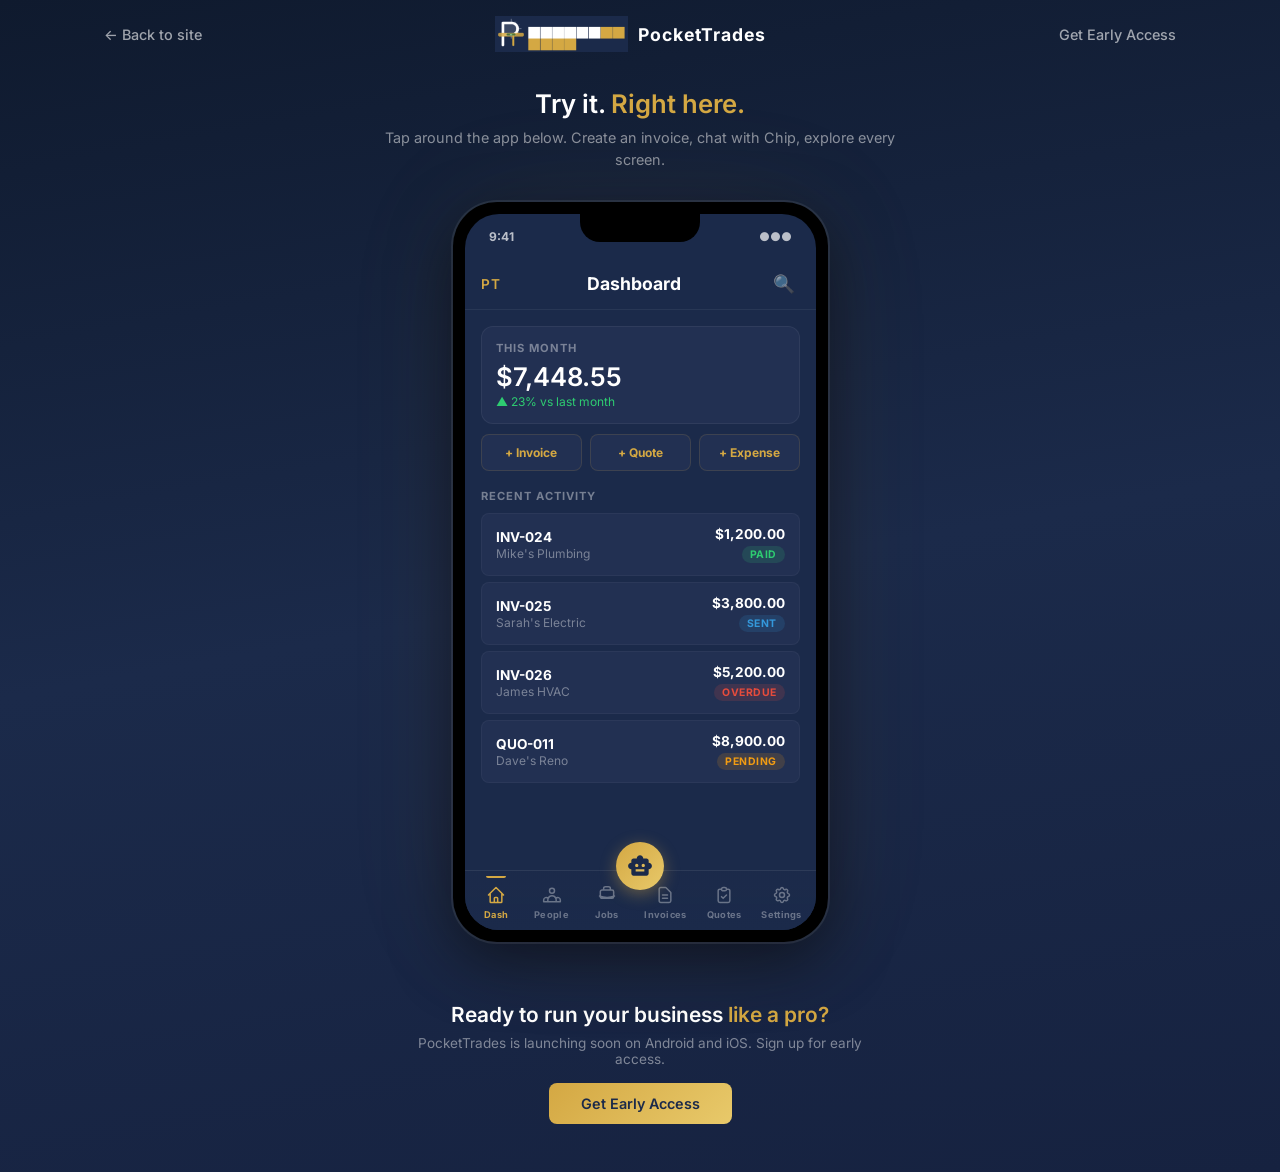
<file: demo.html>
<!DOCTYPE html>
<html lang="en">
<head>
  <meta charset="UTF-8">
  <meta name="viewport" content="width=device-width, initial-scale=1.0, maximum-scale=1.0, user-scalable=no">
  <title>PocketTrades — Interactive Demo</title>
  <meta name="description" content="Try PocketTrades right in your browser. Interactive demo of the invoicing app built for Canadian tradespeople.">
  <style>
    @font-face { font-family: 'Inter'; font-style: normal; font-weight: 400; font-display: swap; src: url('assets/fonts/inter-400.ttf') format('truetype'); }
    @font-face { font-family: 'Inter'; font-style: normal; font-weight: 500; font-display: swap; src: url('assets/fonts/inter-500.ttf') format('truetype'); }
    @font-face { font-family: 'Inter'; font-style: normal; font-weight: 600; font-display: swap; src: url('assets/fonts/inter-600.ttf') format('truetype'); }
    @font-face { font-family: 'Inter'; font-style: normal; font-weight: 700; font-display: swap; src: url('assets/fonts/inter-700.ttf') format('truetype'); }

    :root {
      --navy: #1B2A4A;
      --navy-light: #2A3D66;
      --navy-surface: #223052;
      --gold: #D4A843;
      --gold-light: #E8C96A;
      --white: #FFFFFF;
      --gray-50: #F8F9FA;
      --gray-100: #F1F3F5;
      --gray-200: #E9ECEF;
      --gray-400: #ADB5BD;
      --gray-600: #6C757D;
      --gray-800: #343A40;
      --green: #2ECC71;
      --blue: #3498DB;
      --orange: #F39C12;
      --red: #E74C3C;
      --radius: 12px;
      --radius-sm: 8px;
    }

    *, *::before, *::after { box-sizing: border-box; margin: 0; padding: 0; }
    html { scroll-behavior: smooth; }
    body {
      font-family: 'Inter', -apple-system, BlinkMacSystemFont, sans-serif;
      background: linear-gradient(170deg, #0f1a2e 0%, var(--navy) 50%, #162240 100%);
      min-height: 100vh;
      display: flex;
      flex-direction: column;
      align-items: center;
      color: var(--white);
      overflow-x: hidden;
    }

    /* === Top Bar === */
    .demo-topbar {
      width: 100%;
      padding: 16px 24px;
      display: flex;
      align-items: center;
      justify-content: space-between;
      max-width: 1120px;
    }
    .demo-topbar a {
      color: rgba(255,255,255,0.6);
      text-decoration: none;
      font-size: 0.9rem;
      font-weight: 500;
      transition: color 0.2s;
    }
    .demo-topbar a:hover { color: var(--white); }
    .demo-brand {
      display: flex;
      align-items: center;
      gap: 10px;
      font-size: 1.1rem;
      font-weight: 600;
      letter-spacing: 1px;
    }
    .demo-brand img { height: 36px; }

    /* === Hero Text === */
    .demo-hero {
      text-align: center;
      padding: 20px 24px 12px;
      max-width: 600px;
    }
    .demo-hero h1 {
      font-size: 1.6rem;
      font-weight: 700;
      margin-bottom: 8px;
    }
    .demo-hero p {
      color: rgba(255,255,255,0.5);
      font-size: 0.9rem;
      line-height: 1.5;
    }
    .gold { color: var(--gold); }

    /* === Phone Container === */
    .phone-container {
      position: relative;
      width: 375px;
      height: 740px;
      margin: 20px auto 40px;
      flex-shrink: 0;
    }
    .phone-shell {
      width: 100%;
      height: 100%;
      background: #000;
      border-radius: 44px;
      padding: 12px;
      box-shadow:
        0 0 0 2px rgba(255,255,255,0.08),
        0 20px 60px rgba(0,0,0,0.5),
        0 0 120px rgba(212,168,67,0.08);
      position: relative;
      overflow: hidden;
    }
    .phone-inner {
      width: 100%;
      height: 100%;
      background: var(--navy);
      border-radius: 34px;
      overflow: hidden;
      display: flex;
      flex-direction: column;
      position: relative;
    }

    /* Status bar */
    .status-bar {
      height: 44px;
      display: flex;
      align-items: center;
      justify-content: space-between;
      padding: 0 24px;
      font-size: 0.75rem;
      font-weight: 600;
      color: rgba(255,255,255,0.7);
      flex-shrink: 0;
    }
    .status-bar .notch {
      width: 120px;
      height: 28px;
      background: #000;
      border-radius: 0 0 20px 20px;
      position: absolute;
      top: 0;
      left: 50%;
      transform: translateX(-50%);
    }

    /* App bar */
    .app-bar {
      height: 52px;
      display: flex;
      align-items: center;
      justify-content: space-between;
      padding: 0 16px;
      flex-shrink: 0;
      border-bottom: 1px solid rgba(255,255,255,0.06);
    }
    .app-bar-title {
      font-size: 1.1rem;
      font-weight: 600;
    }
    .app-bar-logo {
      font-size: 0.85rem;
      font-weight: 700;
      color: var(--gold);
      letter-spacing: 1px;
    }
    .app-bar-actions {
      display: flex;
      gap: 12px;
      align-items: center;
    }
    .app-bar-icon {
      width: 32px;
      height: 32px;
      display: flex;
      align-items: center;
      justify-content: center;
      border-radius: 8px;
      cursor: pointer;
      color: rgba(255,255,255,0.6);
      font-size: 1.1rem;
      transition: background 0.15s;
    }
    .app-bar-icon:hover { background: rgba(255,255,255,0.08); }
    .app-bar-back {
      cursor: pointer;
      padding: 4px 8px;
      margin-left: -8px;
      border-radius: 6px;
      color: var(--gold);
      font-size: 1.2rem;
      transition: background 0.15s;
    }
    .app-bar-back:hover { background: rgba(255,255,255,0.06); }

    /* Screen area */
    .screen-area {
      flex: 1;
      overflow-y: auto;
      overflow-x: hidden;
      position: relative;
    }
    .screen-area::-webkit-scrollbar { width: 0; }

    .screen {
      display: none;
      padding: 16px;
      animation: fadeIn 0.2s ease;
    }
    .screen.active { display: block; }

    @keyframes fadeIn {
      from { opacity: 0; transform: translateX(8px); }
      to { opacity: 1; transform: translateX(0); }
    }
    @keyframes slideUp {
      from { opacity: 0; transform: translateY(20px); }
      to { opacity: 1; transform: translateY(0); }
    }

    /* Bottom nav */
    .bottom-nav {
      height: 60px;
      display: flex;
      align-items: center;
      justify-content: space-around;
      border-top: 1px solid rgba(255,255,255,0.08);
      flex-shrink: 0;
      background: linear-gradient(180deg, rgba(27,42,74,0.97) 0%, var(--navy) 100%);
      position: relative;
      padding: 0 4px;
    }
    .nav-tab {
      display: flex;
      flex-direction: column;
      align-items: center;
      gap: 3px;
      cursor: pointer;
      padding: 8px 6px 6px;
      border-radius: 10px;
      transition: all 0.2s;
      -webkit-tap-highlight-color: transparent;
      user-select: none;
      position: relative;
      min-width: 48px;
    }
    .nav-tab .tab-icon {
      width: 22px;
      height: 22px;
      display: flex;
      align-items: center;
      justify-content: center;
      transition: all 0.2s;
    }
    .nav-tab .tab-icon svg {
      width: 20px;
      height: 20px;
      stroke: rgba(255,255,255,0.35);
      fill: none;
      stroke-width: 1.8;
      stroke-linecap: round;
      stroke-linejoin: round;
      transition: stroke 0.2s, fill 0.2s;
    }
    .nav-tab .tab-label {
      font-size: 0.58rem;
      color: rgba(255,255,255,0.35);
      font-weight: 600;
      letter-spacing: 0.3px;
      transition: color 0.2s;
    }
    .nav-tab.active .tab-icon svg { stroke: var(--gold); }
    .nav-tab.active .tab-label { color: var(--gold); }
    .nav-tab.active::before {
      content: '';
      position: absolute;
      top: 0;
      left: 50%;
      transform: translateX(-50%);
      width: 20px;
      height: 2px;
      background: var(--gold);
      border-radius: 0 0 2px 2px;
    }
    .nav-tab:hover .tab-icon svg { stroke: rgba(255,255,255,0.7); }
    .nav-tab:hover .tab-label { color: rgba(255,255,255,0.7); }
    .nav-tab.active:hover .tab-icon svg { stroke: var(--gold); }
    .nav-tab.active:hover .tab-label { color: var(--gold); }

    /* Chip FAB */
    .chip-fab {
      position: absolute;
      left: 50%;
      transform: translateX(-50%);
      bottom: 40px;
      width: 48px;
      height: 48px;
      border-radius: 50%;
      background: linear-gradient(135deg, var(--gold), var(--gold-light));
      display: flex;
      align-items: center;
      justify-content: center;
      cursor: pointer;
      box-shadow: 0 4px 16px rgba(212,168,67,0.4);
      z-index: 20;
      transition: transform 0.2s, box-shadow 0.2s;
      font-size: 1.3rem;
    }
    .chip-fab:hover {
      transform: translateX(-50%) scale(1.08);
      box-shadow: 0 6px 24px rgba(212,168,67,0.5);
    }
    .chip-fab:active { transform: translateX(-50%) scale(0.95); }

    /* === Shared UI Components === */
    .card {
      background: var(--navy-surface);
      border-radius: var(--radius);
      padding: 14px;
      margin-bottom: 10px;
      border: 1px solid rgba(255,255,255,0.06);
    }
    .card-title {
      font-size: 0.7rem;
      color: rgba(255,255,255,0.4);
      text-transform: uppercase;
      letter-spacing: 1px;
      margin-bottom: 6px;
      font-weight: 600;
    }
    .card-value {
      font-size: 1.6rem;
      font-weight: 700;
      color: var(--white);
    }
    .card-sub {
      font-size: 0.75rem;
      color: var(--green);
      margin-top: 2px;
    }
    .tag {
      display: inline-block;
      padding: 2px 8px;
      border-radius: 10px;
      font-size: 0.65rem;
      font-weight: 600;
      text-transform: uppercase;
      letter-spacing: 0.5px;
    }
    .tag-paid { background: rgba(46,204,113,0.15); color: var(--green); }
    .tag-sent { background: rgba(52,152,219,0.15); color: var(--blue); }
    .tag-draft { background: rgba(255,255,255,0.08); color: rgba(255,255,255,0.5); }
    .tag-overdue { background: rgba(231,76,60,0.15); color: var(--red); }
    .tag-accepted { background: rgba(46,204,113,0.15); color: var(--green); }
    .tag-pending { background: rgba(243,156,18,0.15); color: var(--orange); }
    .tag-active { background: rgba(52,152,219,0.15); color: var(--blue); }
    .tag-completed { background: rgba(46,204,113,0.15); color: var(--green); }

    .list-item {
      display: flex;
      align-items: center;
      justify-content: space-between;
      padding: 12px 14px;
      background: var(--navy-surface);
      border-radius: var(--radius-sm);
      margin-bottom: 6px;
      border: 1px solid rgba(255,255,255,0.04);
      cursor: pointer;
      transition: background 0.15s, border-color 0.15s;
    }
    .list-item:hover {
      background: rgba(255,255,255,0.06);
      border-color: rgba(255,255,255,0.08);
    }
    .list-item-left { flex: 1; min-width: 0; }
    .list-item-title {
      font-size: 0.85rem;
      font-weight: 600;
      color: var(--white);
      white-space: nowrap;
      overflow: hidden;
      text-overflow: ellipsis;
    }
    .list-item-sub {
      font-size: 0.75rem;
      color: rgba(255,255,255,0.4);
      margin-top: 1px;
    }
    .list-item-right {
      text-align: right;
      flex-shrink: 0;
      margin-left: 12px;
    }
    .list-item-amount {
      font-size: 0.85rem;
      font-weight: 600;
      color: var(--white);
    }

    .search-bar {
      display: flex;
      align-items: center;
      background: var(--navy-surface);
      border-radius: var(--radius-sm);
      padding: 10px 12px;
      margin-bottom: 12px;
      border: 1px solid rgba(255,255,255,0.06);
      gap: 8px;
    }
    .search-bar-icon { color: rgba(255,255,255,0.3); font-size: 0.9rem; }
    .search-bar-text { color: rgba(255,255,255,0.25); font-size: 0.85rem; }

    .quick-actions {
      display: flex;
      gap: 8px;
      margin-bottom: 14px;
    }
    .quick-btn {
      flex: 1;
      padding: 10px 6px;
      background: var(--navy-surface);
      border-radius: var(--radius-sm);
      text-align: center;
      font-size: 0.75rem;
      font-weight: 600;
      color: var(--gold);
      cursor: pointer;
      border: 1px solid rgba(212,168,67,0.15);
      transition: all 0.15s;
    }
    .quick-btn:hover {
      background: rgba(212,168,67,0.1);
      border-color: rgba(212,168,67,0.3);
    }
    .quick-btn:active { transform: scale(0.97); }

    .filter-tabs {
      display: flex;
      gap: 6px;
      margin-bottom: 12px;
      overflow-x: auto;
    }
    .filter-tab {
      padding: 6px 12px;
      border-radius: 16px;
      font-size: 0.72rem;
      font-weight: 600;
      cursor: pointer;
      white-space: nowrap;
      color: rgba(255,255,255,0.45);
      background: rgba(255,255,255,0.04);
      border: 1px solid transparent;
      transition: all 0.15s;
    }
    .filter-tab.active {
      color: var(--gold);
      background: rgba(212,168,67,0.12);
      border-color: rgba(212,168,67,0.2);
    }
    .filter-tab:hover { color: rgba(255,255,255,0.7); }

    .section-header {
      font-size: 0.7rem;
      color: rgba(255,255,255,0.35);
      text-transform: uppercase;
      letter-spacing: 1px;
      font-weight: 600;
      padding: 12px 0 6px;
    }

    .settings-item {
      display: flex;
      align-items: center;
      justify-content: space-between;
      padding: 13px 14px;
      background: var(--navy-surface);
      border-radius: var(--radius-sm);
      margin-bottom: 4px;
      border: 1px solid rgba(255,255,255,0.04);
      cursor: pointer;
      transition: background 0.15s;
    }
    .settings-item:hover { background: rgba(255,255,255,0.06); }
    .settings-item-left {
      display: flex;
      align-items: center;
      gap: 10px;
    }
    .settings-icon {
      width: 30px;
      height: 30px;
      border-radius: 8px;
      display: flex;
      align-items: center;
      justify-content: center;
      font-size: 0.9rem;
      background: rgba(255,255,255,0.06);
    }
    .settings-label {
      font-size: 0.85rem;
      font-weight: 500;
      color: var(--white);
    }
    .settings-arrow {
      color: rgba(255,255,255,0.2);
      font-size: 0.8rem;
    }

    /* === Chip Chat Screen === */
    .chip-screen {
      display: none;
      position: absolute;
      inset: 0;
      background: var(--navy);
      z-index: 30;
      flex-direction: column;
      animation: slideUp 0.25s ease;
    }
    .chip-screen.active { display: flex; }

    .chip-header {
      height: 52px;
      display: flex;
      align-items: center;
      padding: 0 16px;
      gap: 10px;
      border-bottom: 1px solid rgba(255,255,255,0.06);
      flex-shrink: 0;
    }
    .chip-avatar {
      width: 32px;
      height: 32px;
      border-radius: 50%;
      background: linear-gradient(135deg, var(--gold), var(--gold-light));
      display: flex;
      align-items: center;
      justify-content: center;
      font-size: 0.85rem;
    }
    .chip-header-info { flex: 1; }
    .chip-header-name { font-size: 0.95rem; font-weight: 600; }
    .chip-header-status { font-size: 0.7rem; color: var(--green); }

    .chip-messages {
      flex: 1;
      overflow-y: auto;
      padding: 16px;
      display: flex;
      flex-direction: column;
      gap: 10px;
    }
    .chip-messages::-webkit-scrollbar { width: 0; }

    .chip-msg {
      max-width: 85%;
      padding: 10px 14px;
      border-radius: 16px;
      font-size: 0.82rem;
      line-height: 1.5;
      animation: fadeIn 0.3s ease;
    }
    .chip-msg.user {
      align-self: flex-end;
      background: rgba(212,168,67,0.2);
      color: var(--white);
      border-bottom-right-radius: 4px;
    }
    .chip-msg.bot {
      align-self: flex-start;
      background: var(--navy-surface);
      color: rgba(255,255,255,0.85);
      border-bottom-left-radius: 4px;
      border: 1px solid rgba(255,255,255,0.06);
    }
    .chip-msg .bot-name {
      font-size: 0.7rem;
      color: var(--gold);
      font-weight: 600;
      margin-bottom: 4px;
    }

    .chip-suggestions {
      display: flex;
      flex-wrap: wrap;
      gap: 6px;
      padding: 10px 16px;
      border-top: 1px solid rgba(255,255,255,0.06);
    }
    .chip-suggestion {
      padding: 6px 12px;
      border-radius: 16px;
      font-size: 0.72rem;
      font-weight: 500;
      color: var(--gold);
      background: rgba(212,168,67,0.1);
      border: 1px solid rgba(212,168,67,0.2);
      cursor: pointer;
      transition: all 0.15s;
    }
    .chip-suggestion:hover {
      background: rgba(212,168,67,0.2);
    }

    .chip-input-area {
      display: flex;
      align-items: center;
      padding: 10px 12px;
      gap: 8px;
      border-top: 1px solid rgba(255,255,255,0.06);
      flex-shrink: 0;
    }
    .chip-input {
      flex: 1;
      background: var(--navy-surface);
      border: 1px solid rgba(255,255,255,0.08);
      border-radius: 20px;
      padding: 9px 14px;
      color: var(--white);
      font-size: 0.82rem;
      font-family: inherit;
      outline: none;
      transition: border-color 0.2s;
    }
    .chip-input::placeholder { color: rgba(255,255,255,0.25); }
    .chip-input:focus { border-color: rgba(212,168,67,0.4); }
    .chip-send {
      width: 36px;
      height: 36px;
      border-radius: 50%;
      background: var(--gold);
      display: flex;
      align-items: center;
      justify-content: center;
      cursor: pointer;
      color: var(--navy);
      font-size: 1rem;
      font-weight: 700;
      transition: transform 0.15s;
      border: none;
    }
    .chip-send:hover { transform: scale(1.08); }

    /* === Invoice Creation Overlay === */
    .overlay {
      display: none;
      position: absolute;
      inset: 0;
      background: var(--navy);
      z-index: 25;
      flex-direction: column;
      animation: slideUp 0.25s ease;
    }
    .overlay.active { display: flex; }

    .overlay-header {
      height: 52px;
      display: flex;
      align-items: center;
      padding: 0 16px;
      gap: 10px;
      border-bottom: 1px solid rgba(255,255,255,0.06);
      flex-shrink: 0;
    }
    .overlay-body {
      flex: 1;
      overflow-y: auto;
      padding: 16px;
    }
    .overlay-body::-webkit-scrollbar { width: 0; }

    .form-label {
      font-size: 0.72rem;
      color: rgba(255,255,255,0.4);
      text-transform: uppercase;
      letter-spacing: 0.5px;
      font-weight: 600;
      margin-bottom: 6px;
      margin-top: 14px;
    }
    .form-label:first-child { margin-top: 0; }

    .form-select, .form-input {
      width: 100%;
      background: var(--navy-surface);
      border: 1px solid rgba(255,255,255,0.08);
      border-radius: var(--radius-sm);
      padding: 11px 14px;
      color: var(--white);
      font-size: 0.85rem;
      font-family: inherit;
      outline: none;
      transition: border-color 0.2s;
      -webkit-appearance: none;
    }
    .form-select:focus, .form-input:focus { border-color: rgba(212,168,67,0.4); }
    .form-select { cursor: pointer; }

    .line-item-row {
      display: flex;
      align-items: center;
      padding: 10px 12px;
      background: var(--navy-surface);
      border-radius: var(--radius-sm);
      margin-bottom: 6px;
      border: 1px solid rgba(255,255,255,0.04);
      gap: 8px;
    }
    .line-item-name { flex: 1; font-size: 0.82rem; color: var(--white); }
    .line-item-price { font-size: 0.82rem; font-weight: 600; color: var(--white); }
    .line-item-tag {
      font-size: 0.6rem;
      padding: 1px 6px;
      border-radius: 6px;
      font-weight: 600;
    }
    .line-item-tag.labour { background: rgba(52,152,219,0.15); color: var(--blue); }
    .line-item-tag.material { background: rgba(243,156,18,0.15); color: var(--orange); }
    .line-item-remove {
      color: rgba(255,255,255,0.25);
      cursor: pointer;
      font-size: 1rem;
      padding: 2px 4px;
      transition: color 0.15s;
    }
    .line-item-remove:hover { color: var(--red); }

    .add-item-btn {
      display: flex;
      align-items: center;
      justify-content: center;
      gap: 6px;
      padding: 10px;
      border: 1px dashed rgba(212,168,67,0.3);
      border-radius: var(--radius-sm);
      color: var(--gold);
      font-size: 0.8rem;
      font-weight: 600;
      cursor: pointer;
      margin-bottom: 14px;
      transition: all 0.15s;
    }
    .add-item-btn:hover { background: rgba(212,168,67,0.06); border-color: rgba(212,168,67,0.5); }

    .totals-card {
      background: var(--navy-surface);
      border-radius: var(--radius);
      padding: 14px;
      border: 1px solid rgba(255,255,255,0.06);
    }
    .totals-row {
      display: flex;
      justify-content: space-between;
      padding: 5px 0;
      font-size: 0.82rem;
      color: rgba(255,255,255,0.5);
    }
    .totals-row.total {
      border-top: 1px solid rgba(255,255,255,0.1);
      padding-top: 8px;
      margin-top: 4px;
      font-weight: 700;
      font-size: 0.95rem;
      color: var(--white);
    }

    .primary-btn {
      width: 100%;
      padding: 13px;
      background: linear-gradient(135deg, var(--gold), var(--gold-light));
      border: none;
      border-radius: var(--radius-sm);
      color: var(--navy);
      font-size: 0.9rem;
      font-weight: 700;
      cursor: pointer;
      margin-top: 16px;
      transition: transform 0.15s, box-shadow 0.15s;
      font-family: inherit;
    }
    .primary-btn:hover { transform: translateY(-1px); box-shadow: 0 4px 16px rgba(212,168,67,0.3); }
    .primary-btn:active { transform: translateY(0); }

    .secondary-btn {
      width: 100%;
      padding: 11px;
      background: transparent;
      border: 1px solid rgba(255,255,255,0.12);
      border-radius: var(--radius-sm);
      color: rgba(255,255,255,0.7);
      font-size: 0.82rem;
      font-weight: 600;
      cursor: pointer;
      margin-top: 8px;
      transition: all 0.15s;
      font-family: inherit;
    }
    .secondary-btn:hover { background: rgba(255,255,255,0.04); border-color: rgba(255,255,255,0.2); }

    /* Success animation */
    .success-overlay {
      display: none;
      position: absolute;
      inset: 0;
      background: var(--navy);
      z-index: 35;
      flex-direction: column;
      align-items: center;
      justify-content: center;
      gap: 16px;
      animation: fadeIn 0.3s ease;
    }
    .success-overlay.active { display: flex; }
    .success-check {
      width: 72px;
      height: 72px;
      border-radius: 50%;
      background: rgba(46,204,113,0.15);
      display: flex;
      align-items: center;
      justify-content: center;
      font-size: 2rem;
      animation: popIn 0.4s ease;
    }
    @keyframes popIn {
      0% { transform: scale(0); }
      60% { transform: scale(1.15); }
      100% { transform: scale(1); }
    }
    .success-text {
      font-size: 1.1rem;
      font-weight: 700;
    }
    .success-sub {
      font-size: 0.82rem;
      color: rgba(255,255,255,0.5);
      text-align: center;
      padding: 0 32px;
    }

    /* Customer detail overlay */
    .detail-list-item {
      padding: 10px 0;
      border-bottom: 1px solid rgba(255,255,255,0.04);
    }
    .detail-label {
      font-size: 0.7rem;
      color: rgba(255,255,255,0.35);
      margin-bottom: 2px;
    }
    .detail-value {
      font-size: 0.85rem;
      color: var(--white);
    }

    /* Typing indicator */
    .typing-indicator {
      display: flex;
      gap: 4px;
      padding: 8px 12px;
      align-self: flex-start;
    }
    .typing-dot {
      width: 7px;
      height: 7px;
      border-radius: 50%;
      background: rgba(255,255,255,0.25);
      animation: typingBounce 1.2s ease-in-out infinite;
    }
    .typing-dot:nth-child(2) { animation-delay: 0.15s; }
    .typing-dot:nth-child(3) { animation-delay: 0.3s; }
    @keyframes typingBounce {
      0%, 60%, 100% { transform: translateY(0); opacity: 0.3; }
      30% { transform: translateY(-6px); opacity: 1; }
    }

    /* === Bottom CTA === */
    .demo-cta {
      text-align: center;
      padding: 20px 24px 48px;
      max-width: 500px;
    }
    .demo-cta h2 {
      font-size: 1.3rem;
      font-weight: 700;
      margin-bottom: 8px;
    }
    .demo-cta p {
      color: rgba(255,255,255,0.45);
      font-size: 0.85rem;
      margin-bottom: 16px;
    }
    .cta-btn {
      display: inline-block;
      padding: 12px 32px;
      background: linear-gradient(135deg, var(--gold), var(--gold-light));
      color: var(--navy);
      font-weight: 700;
      font-size: 0.9rem;
      border-radius: 8px;
      text-decoration: none;
      transition: transform 0.15s, box-shadow 0.15s;
    }
    .cta-btn:hover { transform: translateY(-2px); box-shadow: 0 4px 20px rgba(212,168,67,0.35); }

    /* === Tooltip === */
    .demo-tooltip {
      position: absolute;
      top: 96px;
      left: 50%;
      transform: translateX(-50%);
      background: rgba(212,168,67,0.15);
      border: 1px solid rgba(212,168,67,0.25);
      color: var(--gold);
      padding: 6px 14px;
      border-radius: 16px;
      font-size: 0.7rem;
      font-weight: 600;
      z-index: 10;
      pointer-events: none;
      animation: tooltipFade 3s ease forwards;
      white-space: nowrap;
    }
    @keyframes tooltipFade {
      0%, 70% { opacity: 1; }
      100% { opacity: 0; }
    }

    /* === Responsive === */
    @media (max-width: 420px) {
      .phone-container {
        width: 100vw;
        height: 100vh;
        margin: 0;
      }
      .phone-shell {
        border-radius: 0;
        padding: 0;
        box-shadow: none;
      }
      .phone-inner { border-radius: 0; }
      .demo-topbar, .demo-hero, .demo-cta { display: none; }
      body { background: var(--navy); }
    }

    /* === Catalog picker modal === */
    .catalog-modal {
      display: none;
      position: absolute;
      inset: 0;
      background: rgba(0,0,0,0.5);
      z-index: 28;
      align-items: flex-end;
      justify-content: center;
    }
    .catalog-modal.active { display: flex; }
    .catalog-sheet {
      width: 100%;
      max-height: 70%;
      background: var(--navy);
      border-radius: 20px 20px 0 0;
      padding: 16px;
      overflow-y: auto;
      animation: slideUp 0.25s ease;
    }
    .catalog-sheet::-webkit-scrollbar { width: 0; }
    .catalog-sheet-handle {
      width: 36px;
      height: 4px;
      background: rgba(255,255,255,0.15);
      border-radius: 2px;
      margin: 0 auto 12px;
    }
    .catalog-item {
      display: flex;
      align-items: center;
      justify-content: space-between;
      padding: 10px 12px;
      border-radius: var(--radius-sm);
      cursor: pointer;
      transition: background 0.15s;
    }
    .catalog-item:hover { background: rgba(255,255,255,0.06); }
    .catalog-item-name { font-size: 0.82rem; color: var(--white); }
    .catalog-item-meta {
      font-size: 0.72rem;
      color: rgba(255,255,255,0.4);
    }
    .catalog-item-price {
      font-size: 0.82rem;
      font-weight: 600;
      color: var(--gold);
    }
  </style>
</head>
<body>

  <!-- Top Bar -->
  <div class="demo-topbar">
    <a href="index.html">&larr; Back to site</a>
    <div class="demo-brand">
      <img src="assets/logo.png" alt="PT">
      PocketTrades
    </div>
    <a href="index.html#interest">Get Early Access</a>
  </div>

  <!-- Hero -->
  <div class="demo-hero">
    <h1>Try it. <span class="gold">Right here.</span></h1>
    <p>Tap around the app below. Create an invoice, chat with Chip, explore every screen.</p>
  </div>

  <!-- Phone -->
  <div class="phone-container">
    <div class="phone-shell">
      <div class="phone-inner">

        <!-- Status Bar -->
        <div class="status-bar">
          <span>9:41</span>
          <div class="notch"></div>
          <span>&#9679;&#9679;&#9679;</span>
        </div>

        <!-- App Bar (dynamic) -->
        <div class="app-bar" id="appBar">
          <span class="app-bar-logo">PT</span>
          <span class="app-bar-title" id="appBarTitle">Dashboard</span>
          <div class="app-bar-actions">
            <div class="app-bar-icon" title="Search">&#128269;</div>
          </div>
        </div>

        <!-- Screen Area -->
        <div class="screen-area" id="screenArea">

          <!-- Tooltip -->
          <div class="demo-tooltip" id="tooltip">Tap the tabs below to explore</div>

          <!-- DASHBOARD -->
          <div class="screen active" id="screen-dashboard">
            <div class="card">
              <div class="card-title">This Month</div>
              <div class="card-value" id="revenueCounter">$0.00</div>
              <div class="card-sub">&#9650; 23% vs last month</div>
            </div>
            <div class="quick-actions">
              <div class="quick-btn" onclick="openInvoiceFlow()">+ Invoice</div>
              <div class="quick-btn" onclick="switchTab('quotes')">+ Quote</div>
              <div class="quick-btn" onclick="switchTab('settings')">+ Expense</div>
            </div>
            <div class="card-title" style="padding: 4px 0;">Recent Activity</div>
            <div class="list-item">
              <div class="list-item-left">
                <div class="list-item-title">INV-024</div>
                <div class="list-item-sub">Mike's Plumbing</div>
              </div>
              <div class="list-item-right">
                <div class="list-item-amount">$1,200.00</div>
                <span class="tag tag-paid">Paid</span>
              </div>
            </div>
            <div class="list-item">
              <div class="list-item-left">
                <div class="list-item-title">INV-025</div>
                <div class="list-item-sub">Sarah's Electric</div>
              </div>
              <div class="list-item-right">
                <div class="list-item-amount">$3,800.00</div>
                <span class="tag tag-sent">Sent</span>
              </div>
            </div>
            <div class="list-item" onclick="openInvoiceFlow()">
              <div class="list-item-left">
                <div class="list-item-title">INV-026</div>
                <div class="list-item-sub">James HVAC</div>
              </div>
              <div class="list-item-right">
                <div class="list-item-amount">$5,200.00</div>
                <span class="tag tag-overdue">Overdue</span>
              </div>
            </div>
            <div class="list-item">
              <div class="list-item-left">
                <div class="list-item-title">QUO-011</div>
                <div class="list-item-sub">Dave's Reno</div>
              </div>
              <div class="list-item-right">
                <div class="list-item-amount">$8,900.00</div>
                <span class="tag tag-pending">Pending</span>
              </div>
            </div>
          </div>

          <!-- CUSTOMERS -->
          <div class="screen" id="screen-customers">
            <div class="search-bar">
              <span class="search-bar-icon">&#128269;</span>
              <span class="search-bar-text">Search customers...</span>
            </div>
            <div class="list-item" onclick="showCustomerDetail('mike')">
              <div class="list-item-left">
                <div class="list-item-title">Mike's Plumbing</div>
                <div class="list-item-sub">mike@mikesplumbing.ca</div>
              </div>
              <div class="list-item-right">
                <div class="list-item-amount" style="color: var(--green);">$0.00</div>
                <div class="list-item-sub">All paid</div>
              </div>
            </div>
            <div class="list-item" onclick="showCustomerDetail('sarah')">
              <div class="list-item-left">
                <div class="list-item-title">Sarah's Electric</div>
                <div class="list-item-sub">sarah@sarahelectric.ca</div>
              </div>
              <div class="list-item-right">
                <div class="list-item-amount" style="color: var(--orange);">$3,800.00</div>
                <div class="list-item-sub">Outstanding</div>
              </div>
            </div>
            <div class="list-item" onclick="showCustomerDetail('james')">
              <div class="list-item-left">
                <div class="list-item-title">James HVAC</div>
                <div class="list-item-sub">james@jameshvac.com</div>
              </div>
              <div class="list-item-right">
                <div class="list-item-amount" style="color: var(--red);">$5,200.00</div>
                <div class="list-item-sub">Overdue</div>
              </div>
            </div>
            <div class="list-item">
              <div class="list-item-left">
                <div class="list-item-title">Dave's Reno</div>
                <div class="list-item-sub">dave@davesreno.ca</div>
              </div>
              <div class="list-item-right">
                <div class="list-item-amount" style="color: var(--green);">$0.00</div>
                <div class="list-item-sub">All paid</div>
              </div>
            </div>
            <div class="list-item">
              <div class="list-item-left">
                <div class="list-item-title">Northern Builds</div>
                <div class="list-item-sub">info@northernbuilds.ca</div>
              </div>
              <div class="list-item-right">
                <div class="list-item-amount" style="color: var(--green);">$0.00</div>
                <div class="list-item-sub">All paid</div>
              </div>
            </div>
          </div>

          <!-- JOBS -->
          <div class="screen" id="screen-jobs">
            <div class="filter-tabs">
              <div class="filter-tab active">Active</div>
              <div class="filter-tab">Completed</div>
              <div class="filter-tab">All</div>
            </div>
            <div class="list-item">
              <div class="list-item-left">
                <div class="list-item-title">Panel Upgrade</div>
                <div class="list-item-sub">Sarah's Electric &middot; Started Mar 28</div>
              </div>
              <div class="list-item-right">
                <span class="tag tag-active">Active</span>
              </div>
            </div>
            <div class="list-item">
              <div class="list-item-left">
                <div class="list-item-title">Furnace Install</div>
                <div class="list-item-sub">James HVAC &middot; Started Mar 25</div>
              </div>
              <div class="list-item-right">
                <span class="tag tag-active">Active</span>
              </div>
            </div>
            <div class="list-item">
              <div class="list-item-left">
                <div class="list-item-title">Kitchen Reno - Plumbing</div>
                <div class="list-item-sub">Dave's Reno &middot; Started Mar 20</div>
              </div>
              <div class="list-item-right">
                <span class="tag tag-active">Active</span>
              </div>
            </div>
            <div class="list-item">
              <div class="list-item-left">
                <div class="list-item-title">Hot Water Tank</div>
                <div class="list-item-sub">Mike's Plumbing &middot; Mar 15</div>
              </div>
              <div class="list-item-right">
                <span class="tag tag-completed">Done</span>
              </div>
            </div>
            <div class="list-item">
              <div class="list-item-left">
                <div class="list-item-title">Bathroom Rough-In</div>
                <div class="list-item-sub">Northern Builds &middot; Mar 10</div>
              </div>
              <div class="list-item-right">
                <span class="tag tag-completed">Done</span>
              </div>
            </div>
          </div>

          <!-- INVOICES -->
          <div class="screen" id="screen-invoices">
            <div class="filter-tabs">
              <div class="filter-tab active">All</div>
              <div class="filter-tab">Draft</div>
              <div class="filter-tab">Sent</div>
              <div class="filter-tab">Paid</div>
              <div class="filter-tab">Overdue</div>
            </div>
            <div class="list-item">
              <div class="list-item-left">
                <div class="list-item-title">INV-026</div>
                <div class="list-item-sub">James HVAC &middot; Mar 25</div>
              </div>
              <div class="list-item-right">
                <div class="list-item-amount">$5,200.00</div>
                <span class="tag tag-overdue">Overdue</span>
              </div>
            </div>
            <div class="list-item">
              <div class="list-item-left">
                <div class="list-item-title">INV-025</div>
                <div class="list-item-sub">Sarah's Electric &middot; Mar 22</div>
              </div>
              <div class="list-item-right">
                <div class="list-item-amount">$3,800.00</div>
                <span class="tag tag-sent">Sent</span>
              </div>
            </div>
            <div class="list-item">
              <div class="list-item-left">
                <div class="list-item-title">INV-024</div>
                <div class="list-item-sub">Mike's Plumbing &middot; Mar 18</div>
              </div>
              <div class="list-item-right">
                <div class="list-item-amount">$1,200.00</div>
                <span class="tag tag-paid">Paid</span>
              </div>
            </div>
            <div class="list-item">
              <div class="list-item-left">
                <div class="list-item-title">INV-023</div>
                <div class="list-item-sub">Northern Builds &middot; Mar 12</div>
              </div>
              <div class="list-item-right">
                <div class="list-item-amount">$2,450.00</div>
                <span class="tag tag-paid">Paid</span>
              </div>
            </div>
            <div class="list-item">
              <div class="list-item-left">
                <div class="list-item-title">INV-022</div>
                <div class="list-item-sub">Dave's Reno &middot; Mar 5</div>
              </div>
              <div class="list-item-right">
                <div class="list-item-amount">$8,900.00</div>
                <span class="tag tag-paid">Paid</span>
              </div>
            </div>
          </div>

          <!-- QUOTES -->
          <div class="screen" id="screen-quotes">
            <div class="filter-tabs">
              <div class="filter-tab active">All</div>
              <div class="filter-tab">Draft</div>
              <div class="filter-tab">Sent</div>
              <div class="filter-tab">Accepted</div>
            </div>
            <div class="list-item">
              <div class="list-item-left">
                <div class="list-item-title">QUO-012</div>
                <div class="list-item-sub">Dave's Reno &middot; Bathroom remodel</div>
              </div>
              <div class="list-item-right">
                <div class="list-item-amount">$12,400.00</div>
                <span class="tag tag-sent">Sent</span>
              </div>
            </div>
            <div class="list-item">
              <div class="list-item-left">
                <div class="list-item-title">QUO-011</div>
                <div class="list-item-sub">Dave's Reno &middot; Kitchen plumbing</div>
              </div>
              <div class="list-item-right">
                <div class="list-item-amount">$8,900.00</div>
                <span class="tag tag-accepted">Accepted</span>
              </div>
            </div>
            <div class="list-item">
              <div class="list-item-left">
                <div class="list-item-title">QUO-010</div>
                <div class="list-item-sub">Northern Builds &middot; Rough-in</div>
              </div>
              <div class="list-item-right">
                <div class="list-item-amount">$3,200.00</div>
                <span class="tag tag-accepted">Accepted</span>
              </div>
            </div>
            <div class="list-item">
              <div class="list-item-left">
                <div class="list-item-title">QUO-009</div>
                <div class="list-item-sub">Sarah's Electric &middot; Panel upgrade</div>
              </div>
              <div class="list-item-right">
                <div class="list-item-amount">$4,068.00</div>
                <span class="tag tag-accepted">Accepted</span>
              </div>
            </div>
          </div>

          <!-- SETTINGS -->
          <div class="screen" id="screen-settings">
            <div class="section-header">Subscription</div>
            <div class="settings-item" style="border-left: 3px solid var(--gold);">
              <div class="settings-item-left">
                <div class="settings-icon" style="background: rgba(212,168,67,0.15);">&#11088;</div>
                <div>
                  <div class="settings-label">PocketTrades Pro</div>
                  <div style="font-size: 0.7rem; color: var(--green);">Active</div>
                </div>
              </div>
              <span class="settings-arrow">&#8250;</span>
            </div>

            <div class="section-header">Business</div>
            <div class="settings-item">
              <div class="settings-item-left">
                <div class="settings-icon">&#127970;</div>
                <span class="settings-label">Business Profile</span>
              </div>
              <span class="settings-arrow">&#8250;</span>
            </div>
            <div class="settings-item">
              <div class="settings-item-left">
                <div class="settings-icon">&#128218;</div>
                <span class="settings-label">Catalog</span>
              </div>
              <span class="settings-arrow">&#8250;</span>
            </div>
            <div class="settings-item">
              <div class="settings-item-left">
                <div class="settings-icon">&#128196;</div>
                <span class="settings-label">Invoice Templates</span>
              </div>
              <span class="settings-arrow">&#8250;</span>
            </div>

            <div class="section-header">Tools</div>
            <div class="settings-item">
              <div class="settings-item-left">
                <div class="settings-icon">&#128200;</div>
                <span class="settings-label">Reports</span>
              </div>
              <span class="settings-arrow">&#8250;</span>
            </div>
            <div class="settings-item">
              <div class="settings-item-left">
                <div class="settings-icon"><svg viewBox="0 0 24 24" width="16" height="16" fill="rgba(255,255,255,0.7)"><path d="M20 9V7c0-1.1-.9-2-2-2h-3c0-1.66-1.34-3-3-3S9 3.34 9 5H6c-1.1 0-2 .9-2 2v2c-1.66 0-3 1.34-3 3s1.34 3 3 3v4c0 1.1.9 2 2 2h12c1.1 0 2-.9 2-2v-4c1.66 0 3-1.34 3-3s-1.34-3-3-3zM7.5 11.5c0-.83.67-1.5 1.5-1.5s1.5.67 1.5 1.5S9.83 13 9 13s-1.5-.67-1.5-1.5zM16 17H8v-2h8v2zm-1-4c-.83 0-1.5-.67-1.5-1.5S14.17 10 15 10s1.5.67 1.5 1.5S15.83 13 15 13z"/></svg></div>
                <span class="settings-label">Chip AI Assistant</span>
              </div>
              <span class="settings-arrow">&#8250;</span>
            </div>
            <div class="settings-item">
              <div class="settings-item-left">
                <div class="settings-icon">&#127974;</div>
                <span class="settings-label">Bank Import</span>
              </div>
              <span class="settings-arrow">&#8250;</span>
            </div>
            <div class="settings-item">
              <div class="settings-item-left">
                <div class="settings-icon">&#128101;</div>
                <span class="settings-label">Accountant Sharing</span>
              </div>
              <span class="settings-arrow">&#8250;</span>
            </div>

            <div class="section-header">Account</div>
            <div class="settings-item">
              <div class="settings-item-left">
                <div class="settings-icon">&#9729;&#65039;</div>
                <span class="settings-label">Cloud Backup</span>
              </div>
              <span class="settings-arrow">&#8250;</span>
            </div>
            <div class="settings-item">
              <div class="settings-item-left">
                <div class="settings-icon">&#127763;</div>
                <span class="settings-label">Dark Mode</span>
              </div>
              <span style="color: var(--gold); font-size: 0.75rem; font-weight: 600;">On</span>
            </div>
          </div>

        </div><!-- /screen-area -->

        <!-- Chip Chat Overlay -->
        <div class="chip-screen" id="chipScreen">
          <div class="chip-header">
            <div class="app-bar-back" onclick="closeChip()">&larr;</div>
            <div class="chip-avatar"><svg viewBox="0 0 24 24" width="18" height="18" fill="var(--navy)"><path d="M20 9V7c0-1.1-.9-2-2-2h-3c0-1.66-1.34-3-3-3S9 3.34 9 5H6c-1.1 0-2 .9-2 2v2c-1.66 0-3 1.34-3 3s1.34 3 3 3v4c0 1.1.9 2 2 2h12c1.1 0 2-.9 2-2v-4c1.66 0 3-1.34 3-3s-1.34-3-3-3zM7.5 11.5c0-.83.67-1.5 1.5-1.5s1.5.67 1.5 1.5S9.83 13 9 13s-1.5-.67-1.5-1.5zM16 17H8v-2h8v2zm-1-4c-.83 0-1.5-.67-1.5-1.5S14.17 10 15 10s1.5.67 1.5 1.5S15.83 13 15 13z"/></svg></div>
            <div class="chip-header-info">
              <div class="chip-header-name">Chip</div>
              <div class="chip-header-status">Online</div>
            </div>
            <span style="font-size: 0.65rem; padding: 2px 8px; background: rgba(212,168,67,0.15); color: var(--gold); border-radius: 8px; font-weight: 700;">AI</span>
          </div>
          <div class="chip-messages" id="chipMessages">
            <div class="chip-msg bot">
              <div class="bot-name">Chip</div>
              Hey! I'm Chip, your AI assistant. I can create invoices, record payments, add customers, and answer questions about your business. What can I help with?
            </div>
          </div>
          <div class="chip-suggestions" id="chipSuggestions">
            <div class="chip-suggestion" onclick="chipSuggestion('Create an invoice for Mike - hot water tank install, $2800 labour + $1200 tank')">Create invoice</div>
            <div class="chip-suggestion" onclick="chipSuggestion('Record a $1,200 payment from Mike')">Record payment</div>
            <div class="chip-suggestion" onclick="chipSuggestion('How much revenue did I make this month?')">Monthly revenue</div>
            <div class="chip-suggestion" onclick="chipSuggestion('Add a new customer: Northern Mechanical, 204-555-0188')">Add customer</div>
          </div>
          <div class="chip-input-area">
            <input type="text" class="chip-input" id="chipInput" placeholder="Ask Chip anything..." onkeydown="if(event.key==='Enter')sendChipMessage()">
            <button class="chip-send" onclick="sendChipMessage()">&#8593;</button>
          </div>
        </div>

        <!-- Invoice Creation Overlay -->
        <div class="overlay" id="invoiceOverlay">
          <div class="overlay-header">
            <div class="app-bar-back" onclick="closeInvoiceFlow()">&larr;</div>
            <span class="app-bar-title">New Invoice</span>
          </div>
          <div class="overlay-body" id="invoiceBody">
            <!-- Step 1: Customer -->
            <div id="invoiceStep1">
              <div class="form-label">Customer</div>
              <select class="form-select" id="invoiceCustomer" onchange="goToInvoiceStep2()">
                <option value="">Select a customer...</option>
                <option value="mike">Mike's Plumbing</option>
                <option value="sarah">Sarah's Electric</option>
                <option value="james">James HVAC</option>
                <option value="dave">Dave's Reno</option>
                <option value="northern">Northern Builds</option>
              </select>
            </div>

            <!-- Step 2: Line items -->
            <div id="invoiceStep2" style="display:none;">
              <div class="form-label">Line Items</div>
              <div id="lineItemsList"></div>
              <div class="add-item-btn" onclick="openCatalog()">+ Add from Catalog</div>

              <div class="totals-card" id="totalsCard" style="display:none;">
                <div class="totals-row"><span>Subtotal</span><span id="subtotalAmt">$0.00</span></div>
                <div class="totals-row"><span>HST (13%)</span><span id="taxAmt">$0.00</span></div>
                <div class="totals-row total"><span>Total</span><span id="totalAmt">$0.00</span></div>
              </div>

              <button class="primary-btn" id="sendInvoiceBtn" style="display:none;" onclick="sendInvoice()">Send Invoice</button>
              <button class="secondary-btn" id="saveDraftBtn" style="display:none;" onclick="sendInvoice()">Save as Draft</button>
            </div>
          </div>
        </div>

        <!-- Catalog Picker -->
        <div class="catalog-modal" id="catalogModal" onclick="closeCatalog(event)">
          <div class="catalog-sheet" onclick="event.stopPropagation()">
            <div class="catalog-sheet-handle"></div>
            <div class="search-bar" style="margin-bottom: 8px;">
              <span class="search-bar-icon">&#128269;</span>
              <span class="search-bar-text">Search catalog...</span>
            </div>
            <div class="section-header">Labour</div>
            <div class="catalog-item" onclick="addCatalogItem('Service call', 150, 'labour')">
              <div><div class="catalog-item-name">Service call</div><div class="catalog-item-meta">Labour &middot; 1 hr</div></div>
              <span class="catalog-item-price">$150.00</span>
            </div>
            <div class="catalog-item" onclick="addCatalogItem('Pipe repair (labour)', 280, 'labour')">
              <div><div class="catalog-item-name">Pipe repair</div><div class="catalog-item-meta">Labour &middot; 2 hr</div></div>
              <span class="catalog-item-price">$280.00</span>
            </div>
            <div class="catalog-item" onclick="addCatalogItem('Hot water tank install (labour)', 2800, 'labour')">
              <div><div class="catalog-item-name">Hot water tank install</div><div class="catalog-item-meta">Labour &middot; full day</div></div>
              <span class="catalog-item-price">$2,800.00</span>
            </div>
            <div class="catalog-item" onclick="addCatalogItem('Drain cleaning', 175, 'labour')">
              <div><div class="catalog-item-name">Drain cleaning</div><div class="catalog-item-meta">Labour &middot; 1.5 hr</div></div>
              <span class="catalog-item-price">$175.00</span>
            </div>
            <div class="section-header">Materials</div>
            <div class="catalog-item" onclick="addCatalogItem('50 gal hot water tank', 1200, 'material')">
              <div><div class="catalog-item-name">50 gal hot water tank</div><div class="catalog-item-meta">Material &middot; Rheem</div></div>
              <span class="catalog-item-price">$1,200.00</span>
            </div>
            <div class="catalog-item" onclick="addCatalogItem('3/4\" copper pipe (10ft)', 45, 'material')">
              <div><div class="catalog-item-name">3/4" copper pipe (10ft)</div><div class="catalog-item-meta">Material</div></div>
              <span class="catalog-item-price">$45.00</span>
            </div>
            <div class="catalog-item" onclick="addCatalogItem('SharkBite fitting 3/4\"', 18, 'material')">
              <div><div class="catalog-item-name">SharkBite fitting 3/4"</div><div class="catalog-item-meta">Material</div></div>
              <span class="catalog-item-price">$18.00</span>
            </div>
            <div class="catalog-item" onclick="addCatalogItem('PEX tubing (50ft)', 65, 'material')">
              <div><div class="catalog-item-name">PEX tubing (50ft)</div><div class="catalog-item-meta">Material</div></div>
              <span class="catalog-item-price">$65.00</span>
            </div>
          </div>
        </div>

        <!-- Customer Detail Overlay -->
        <div class="overlay" id="customerDetail">
          <div class="overlay-header">
            <div class="app-bar-back" onclick="closeCustomerDetail()">&larr;</div>
            <span class="app-bar-title" id="customerDetailName">Customer</span>
          </div>
          <div class="overlay-body">
            <div class="card" style="text-align: center; padding: 20px;">
              <div style="width: 52px; height: 52px; border-radius: 50%; background: rgba(212,168,67,0.15); margin: 0 auto 10px; display: flex; align-items: center; justify-content: center; font-size: 1.3rem; color: var(--gold); font-weight: 700;" id="customerDetailInitial">M</div>
              <div style="font-size: 1rem; font-weight: 600;" id="customerDetailTitle">Mike's Plumbing</div>
              <div style="font-size: 0.8rem; color: rgba(255,255,255,0.4); margin-top: 2px;" id="customerDetailEmail">mike@mikesplumbing.ca</div>
            </div>
            <div class="detail-list-item">
              <div class="detail-label">Phone</div>
              <div class="detail-value" id="customerDetailPhone">204-555-0142</div>
            </div>
            <div class="detail-list-item">
              <div class="detail-label">Outstanding</div>
              <div class="detail-value" id="customerDetailBalance" style="color: var(--green);">$0.00 - All paid</div>
            </div>
            <div class="detail-list-item">
              <div class="detail-label">Total Revenue</div>
              <div class="detail-value" id="customerDetailRevenue">$4,800.00</div>
            </div>
            <div class="section-header">Recent Invoices</div>
            <div id="customerDetailInvoices"></div>
            <button class="primary-btn" onclick="closeCustomerDetail(); openInvoiceFlow();">Create Invoice</button>
          </div>
        </div>

        <!-- Success Overlay -->
        <div class="success-overlay" id="successOverlay">
          <div class="success-check">&#10003;</div>
          <div class="success-text">Invoice Sent!</div>
          <div class="success-sub">INV-027 has been emailed to the customer. You'll be notified when they view it.</div>
          <button class="primary-btn" style="width: auto; padding: 12px 40px; margin-top: 8px;" onclick="closeSuccess()">Done</button>
        </div>

        <!-- Chip FAB -->
        <div class="chip-fab" id="chipFab" onclick="openChip()" title="Chat with Chip AI"><svg viewBox="0 0 24 24" width="26" height="26" fill="var(--navy)"><path d="M20 9V7c0-1.1-.9-2-2-2h-3c0-1.66-1.34-3-3-3S9 3.34 9 5H6c-1.1 0-2 .9-2 2v2c-1.66 0-3 1.34-3 3s1.34 3 3 3v4c0 1.1.9 2 2 2h12c1.1 0 2-.9 2-2v-4c1.66 0 3-1.34 3-3s-1.34-3-3-3zM7.5 11.5c0-.83.67-1.5 1.5-1.5s1.5.67 1.5 1.5S9.83 13 9 13s-1.5-.67-1.5-1.5zM16 17H8v-2h8v2zm-1-4c-.83 0-1.5-.67-1.5-1.5S14.17 10 15 10s1.5.67 1.5 1.5S15.83 13 15 13z"/></svg></div>

        <!-- Bottom Nav -->
        <div class="bottom-nav">
          <div class="nav-tab active" onclick="switchTab('dashboard')" data-tab="dashboard">
            <span class="tab-icon"><svg viewBox="0 0 24 24"><path d="M3 12l2-2m0 0l7-7 7 7M5 10v10a1 1 0 001 1h3m10-11l2 2m-2-2v10a1 1 0 01-1 1h-3m-4 0a1 1 0 01-1-1v-4a1 1 0 011-1h2a1 1 0 011 1v4a1 1 0 01-1 1h-2z"/></svg></span>
            <span class="tab-label">Dash</span>
          </div>
          <div class="nav-tab" onclick="switchTab('customers')" data-tab="customers">
            <span class="tab-icon"><svg viewBox="0 0 24 24"><path d="M17 20h5v-2a3 3 0 00-5.356-1.857M17 20H7m10 0v-2c0-.656-.126-1.283-.356-1.857M7 20H2v-2a3 3 0 015.356-1.857M7 20v-2c0-.656.126-1.283.356-1.857m0 0a5.002 5.002 0 019.288 0M15 7a3 3 0 11-6 0 3 3 0 016 0z"/></svg></span>
            <span class="tab-label">People</span>
          </div>
          <div class="nav-tab" onclick="switchTab('jobs')" data-tab="jobs">
            <span class="tab-icon"><svg viewBox="0 0 24 24"><path d="M21 13.255A23.931 23.931 0 0112 15c-3.183 0-6.22-.62-9-1.745M16 6V4a2 2 0 00-2-2h-4a2 2 0 00-2 2v2m8 0H8m8 0h2a2 2 0 012 2v6a2 2 0 01-2 2H6a2 2 0 01-2-2V8a2 2 0 012-2h2"/></svg></span>
            <span class="tab-label">Jobs</span>
          </div>
          <div class="nav-tab" onclick="switchTab('invoices')" data-tab="invoices">
            <span class="tab-icon"><svg viewBox="0 0 24 24"><path d="M9 12h6m-6 4h6m2 5H7a2 2 0 01-2-2V5a2 2 0 012-2h5.586a1 1 0 01.707.293l5.414 5.414a1 1 0 01.293.707V19a2 2 0 01-2 2z"/></svg></span>
            <span class="tab-label">Invoices</span>
          </div>
          <div class="nav-tab" onclick="switchTab('quotes')" data-tab="quotes">
            <span class="tab-icon"><svg viewBox="0 0 24 24"><path d="M9 5H7a2 2 0 00-2 2v12a2 2 0 002 2h10a2 2 0 002-2V7a2 2 0 00-2-2h-2M9 5a2 2 0 002 2h2a2 2 0 002-2M9 5a2 2 0 012-2h2a2 2 0 012 2m-6 9l2 2 4-4"/></svg></span>
            <span class="tab-label">Quotes</span>
          </div>
          <div class="nav-tab" onclick="switchTab('settings')" data-tab="settings">
            <span class="tab-icon"><svg viewBox="0 0 24 24"><path d="M10.325 4.317c.426-1.756 2.924-1.756 3.35 0a1.724 1.724 0 002.573 1.066c1.543-.94 3.31.826 2.37 2.37a1.724 1.724 0 001.066 2.573c1.756.426 1.756 2.924 0 3.35a1.724 1.724 0 00-1.066 2.573c.94 1.543-.826 3.31-2.37 2.37a1.724 1.724 0 00-2.573 1.066c-.426 1.756-2.924 1.756-3.35 0a1.724 1.724 0 00-2.573-1.066c-1.543.94-3.31-.826-2.37-2.37a1.724 1.724 0 00-1.066-2.573c-1.756-.426-1.756-2.924 0-3.35a1.724 1.724 0 001.066-2.573c-.94-1.543.826-3.31 2.37-2.37.996.608 2.296.07 2.572-1.065z"/><circle cx="12" cy="12" r="3"/></svg></span>
            <span class="tab-label">Settings</span>
          </div>
        </div>

      </div><!-- /phone-inner -->
    </div><!-- /phone-shell -->
  </div><!-- /phone-container -->

  <!-- CTA -->
  <div class="demo-cta">
    <h2>Ready to run your business <span class="gold">like a pro?</span></h2>
    <p>PocketTrades is launching soon on Android and iOS. Sign up for early access.</p>
    <a href="index.html#interest" class="cta-btn">Get Early Access</a>
  </div>

  <script>
    // === Tab Navigation ===
    const tabTitles = {
      dashboard: 'Dashboard',
      customers: 'Customers',
      jobs: 'Jobs',
      invoices: 'Invoices',
      quotes: 'Quotes',
      settings: 'Settings'
    };

    function switchTab(tab) {
      // Hide all screens
      document.querySelectorAll('.screen').forEach(s => s.classList.remove('active'));
      document.querySelectorAll('.nav-tab').forEach(t => t.classList.remove('active'));

      // Show target
      const screen = document.getElementById('screen-' + tab);
      if (screen) screen.classList.add('active');
      document.querySelector('[data-tab="' + tab + '"]')?.classList.add('active');

      // Update app bar
      document.getElementById('appBarTitle').textContent = tabTitles[tab] || tab;

      // Close overlays
      closeChip();
      closeInvoiceFlow();
      closeCustomerDetail();

      // Remove tooltip
      const tip = document.getElementById('tooltip');
      if (tip) tip.remove();
    }

    // === Revenue Counter Animation ===
    function animateCounter(target, duration) {
      const el = document.getElementById('revenueCounter');
      const start = performance.now();
      function update(now) {
        const elapsed = now - start;
        const progress = Math.min(elapsed / duration, 1);
        const eased = 1 - Math.pow(1 - progress, 3);
        const value = target * eased;
        el.textContent = '$' + value.toLocaleString('en-CA', { minimumFractionDigits: 2, maximumFractionDigits: 2 });
        if (progress < 1) requestAnimationFrame(update);
      }
      requestAnimationFrame(update);
    }
    setTimeout(() => animateCounter(7450, 1200), 400);

    // === Chip Chat ===
    let chipConversationIndex = 0;
    const chipConversations = [
      {
        user: "Create an invoice for Mike - hot water tank install, $2800 labour + $1200 tank",
        bot: "Got it! I've created <strong>INV-027</strong> for Mike's Plumbing:<br><br>&#8226; Hot water tank install (labour): <strong>$2,800.00</strong><br>&#8226; 50 gal hot water tank (material): <strong>$1,200.00</strong><br>&#8226; HST (13%): $520.00<br>&#8226; <strong>Total: $4,520.00</strong><br><br>Want me to send it to Mike?"
      },
      {
        user: "Record a $1,200 payment from Mike",
        bot: "Done! I've recorded a <strong>$1,200.00</strong> payment from Mike's Plumbing against INV-024.<br><br>&#10003; INV-024 is now marked as <strong>Paid</strong>.<br><br>Mike's outstanding balance: <strong>$0.00</strong>"
      },
      {
        user: "How much revenue did I make this month?",
        bot: "Here's your March summary:<br><br>&#128200; <strong>Revenue: $7,450.00</strong><br>&#128176; Collected: $4,250.00<br>&#9888;&#65039; Outstanding: $3,200.00<br><br>That's <strong>23% up</strong> from February. You have 1 overdue invoice (James HVAC - $5,200)."
      },
      {
        user: "Add a new customer: Northern Mechanical, 204-555-0188",
        bot: "&#10003; Customer added!<br><br><strong>Northern Mechanical</strong><br>&#128222; 204-555-0188<br><br>Would you like me to create an invoice or quote for them?"
      }
    ];

    function openChip() {
      document.getElementById('chipScreen').classList.add('active');
      document.getElementById('chipFab').style.display = 'none';
    }

    function closeChip() {
      document.getElementById('chipScreen').classList.remove('active');
      document.getElementById('chipFab').style.display = 'flex';
    }

    function chipSuggestion(text) {
      document.getElementById('chipInput').value = text;
      sendChipMessage();
    }

    function sendChipMessage() {
      const input = document.getElementById('chipInput');
      const text = input.value.trim();
      if (!text) return;
      input.value = '';

      const messages = document.getElementById('chipMessages');
      const suggestions = document.getElementById('chipSuggestions');

      // Add user message
      const userMsg = document.createElement('div');
      userMsg.className = 'chip-msg user';
      userMsg.textContent = text;
      messages.appendChild(userMsg);

      // Hide suggestions
      suggestions.style.display = 'none';

      // Show typing indicator
      const typing = document.createElement('div');
      typing.className = 'typing-indicator';
      typing.innerHTML = '<div class="typing-dot"></div><div class="typing-dot"></div><div class="typing-dot"></div>';
      messages.appendChild(typing);
      messages.scrollTop = messages.scrollHeight;

      // Find matching response or use default
      let response = "I can help with that! In the full app, I'd process this right away. Try one of the suggested prompts to see me in action.";
      const lowerText = text.toLowerCase();

      for (const conv of chipConversations) {
        if (lowerText.includes('invoice') && conv.user.toLowerCase().includes('invoice')) {
          response = conv.bot;
          break;
        }
        if (lowerText.includes('payment') && conv.user.toLowerCase().includes('payment')) {
          response = conv.bot;
          break;
        }
        if ((lowerText.includes('revenue') || lowerText.includes('month')) && conv.user.toLowerCase().includes('revenue')) {
          response = conv.bot;
          break;
        }
        if ((lowerText.includes('customer') || lowerText.includes('add')) && conv.user.toLowerCase().includes('customer')) {
          response = conv.bot;
          break;
        }
      }

      // Bot response after delay
      setTimeout(() => {
        typing.remove();
        const botMsg = document.createElement('div');
        botMsg.className = 'chip-msg bot';
        botMsg.innerHTML = '<div class="bot-name">Chip</div>' + response;
        messages.appendChild(botMsg);
        messages.scrollTop = messages.scrollHeight;

        // Show suggestions again after a moment
        setTimeout(() => { suggestions.style.display = 'flex'; }, 500);
      }, 1200 + Math.random() * 600);
    }

    // === Invoice Creation Flow ===
    let invoiceLineItems = [];

    function openInvoiceFlow() {
      invoiceLineItems = [];
      document.getElementById('invoiceOverlay').classList.add('active');
      document.getElementById('invoiceStep1').style.display = 'block';
      document.getElementById('invoiceStep2').style.display = 'none';
      document.getElementById('invoiceCustomer').value = '';
      document.getElementById('chipFab').style.display = 'none';
      renderLineItems();
    }

    function closeInvoiceFlow() {
      document.getElementById('invoiceOverlay').classList.remove('active');
      document.getElementById('chipFab').style.display = 'flex';
    }

    function goToInvoiceStep2() {
      if (!document.getElementById('invoiceCustomer').value) return;
      document.getElementById('invoiceStep1').style.display = 'none';
      document.getElementById('invoiceStep2').style.display = 'block';
    }

    function openCatalog() {
      document.getElementById('catalogModal').classList.add('active');
    }

    function closeCatalog(e) {
      if (e && e.target !== e.currentTarget) return;
      document.getElementById('catalogModal').classList.remove('active');
    }

    function addCatalogItem(name, price, type) {
      invoiceLineItems.push({ name, price, type });
      closeCatalog({ target: document.getElementById('catalogModal'), currentTarget: document.getElementById('catalogModal') });
      renderLineItems();
    }

    function removeLineItem(index) {
      invoiceLineItems.splice(index, 1);
      renderLineItems();
    }

    function renderLineItems() {
      const container = document.getElementById('lineItemsList');
      container.innerHTML = '';
      invoiceLineItems.forEach((item, i) => {
        const row = document.createElement('div');
        row.className = 'line-item-row';
        row.innerHTML =
          '<span class="line-item-tag ' + item.type + '">' + (item.type === 'labour' ? 'L' : 'M') + '</span>' +
          '<span class="line-item-name">' + item.name + '</span>' +
          '<span class="line-item-price">$' + item.price.toLocaleString('en-CA', { minimumFractionDigits: 2 }) + '</span>' +
          '<span class="line-item-remove" onclick="removeLineItem(' + i + ')">&#10005;</span>';
        container.appendChild(row);
      });

      const hasItems = invoiceLineItems.length > 0;
      document.getElementById('totalsCard').style.display = hasItems ? 'block' : 'none';
      document.getElementById('sendInvoiceBtn').style.display = hasItems ? 'block' : 'none';
      document.getElementById('saveDraftBtn').style.display = hasItems ? 'block' : 'none';

      if (hasItems) {
        const subtotal = invoiceLineItems.reduce((sum, item) => sum + item.price, 0);
        const tax = subtotal * 0.13;
        const total = subtotal + tax;
        document.getElementById('subtotalAmt').textContent = '$' + subtotal.toLocaleString('en-CA', { minimumFractionDigits: 2 });
        document.getElementById('taxAmt').textContent = '$' + tax.toLocaleString('en-CA', { minimumFractionDigits: 2 });
        document.getElementById('totalAmt').textContent = '$' + total.toLocaleString('en-CA', { minimumFractionDigits: 2 });
      }
    }

    function sendInvoice() {
      document.getElementById('invoiceOverlay').classList.remove('active');
      const total = invoiceLineItems.reduce((sum, item) => sum + item.price, 0) * 1.13;
      document.getElementById('successOverlay').querySelector('.success-sub').textContent =
        'INV-027 for $' + total.toLocaleString('en-CA', { minimumFractionDigits: 2 }) + ' has been emailed to the customer. You\'ll be notified when they view it.';
      document.getElementById('successOverlay').classList.add('active');
    }

    function closeSuccess() {
      document.getElementById('successOverlay').classList.remove('active');
      document.getElementById('chipFab').style.display = 'flex';
      switchTab('dashboard');
    }

    // === Customer Detail ===
    const customerData = {
      mike: {
        name: "Mike's Plumbing", email: "mike@mikesplumbing.ca", phone: "204-555-0142",
        initial: "M", balance: "$0.00 - All paid", balanceColor: "var(--green)", revenue: "$4,800.00",
        invoices: [
          { id: "INV-024", amount: "$1,200.00", tag: "paid", tagClass: "tag-paid" },
          { id: "INV-018", amount: "$3,600.00", tag: "paid", tagClass: "tag-paid" }
        ]
      },
      sarah: {
        name: "Sarah's Electric", email: "sarah@sarahelectric.ca", phone: "416-555-0298",
        initial: "S", balance: "$3,800.00", balanceColor: "var(--orange)", revenue: "$11,200.00",
        invoices: [
          { id: "INV-025", amount: "$3,800.00", tag: "sent", tagClass: "tag-sent" },
          { id: "INV-019", amount: "$7,400.00", tag: "paid", tagClass: "tag-paid" }
        ]
      },
      james: {
        name: "James HVAC", email: "james@jameshvac.com", phone: "905-555-0177",
        initial: "J", balance: "$5,200.00", balanceColor: "var(--red)", revenue: "$5,200.00",
        invoices: [
          { id: "INV-026", amount: "$5,200.00", tag: "overdue", tagClass: "tag-overdue" }
        ]
      }
    };

    function showCustomerDetail(key) {
      const c = customerData[key];
      if (!c) return;
      document.getElementById('customerDetailName').textContent = c.name;
      document.getElementById('customerDetailTitle').textContent = c.name;
      document.getElementById('customerDetailEmail').textContent = c.email;
      document.getElementById('customerDetailPhone').textContent = c.phone;
      document.getElementById('customerDetailInitial').textContent = c.initial;
      document.getElementById('customerDetailBalance').textContent = c.balance;
      document.getElementById('customerDetailBalance').style.color = c.balanceColor;
      document.getElementById('customerDetailRevenue').textContent = c.revenue;

      const invoicesEl = document.getElementById('customerDetailInvoices');
      invoicesEl.innerHTML = '';
      c.invoices.forEach(inv => {
        invoicesEl.innerHTML +=
          '<div class="list-item">' +
            '<div class="list-item-left"><div class="list-item-title">' + inv.id + '</div></div>' +
            '<div class="list-item-right"><div class="list-item-amount">' + inv.amount + '</div><span class="tag ' + inv.tagClass + '">' + inv.tag + '</span></div>' +
          '</div>';
      });

      document.getElementById('customerDetail').classList.add('active');
      document.getElementById('chipFab').style.display = 'none';
    }

    function closeCustomerDetail() {
      document.getElementById('customerDetail').classList.remove('active');
      document.getElementById('chipFab').style.display = 'flex';
    }

    // === Filter tab interactivity ===
    document.querySelectorAll('.filter-tabs').forEach(group => {
      group.querySelectorAll('.filter-tab').forEach(tab => {
        tab.addEventListener('click', () => {
          group.querySelectorAll('.filter-tab').forEach(t => t.classList.remove('active'));
          tab.classList.add('active');
        });
      });
    });
  </script>

</body>
</html>
</file>
